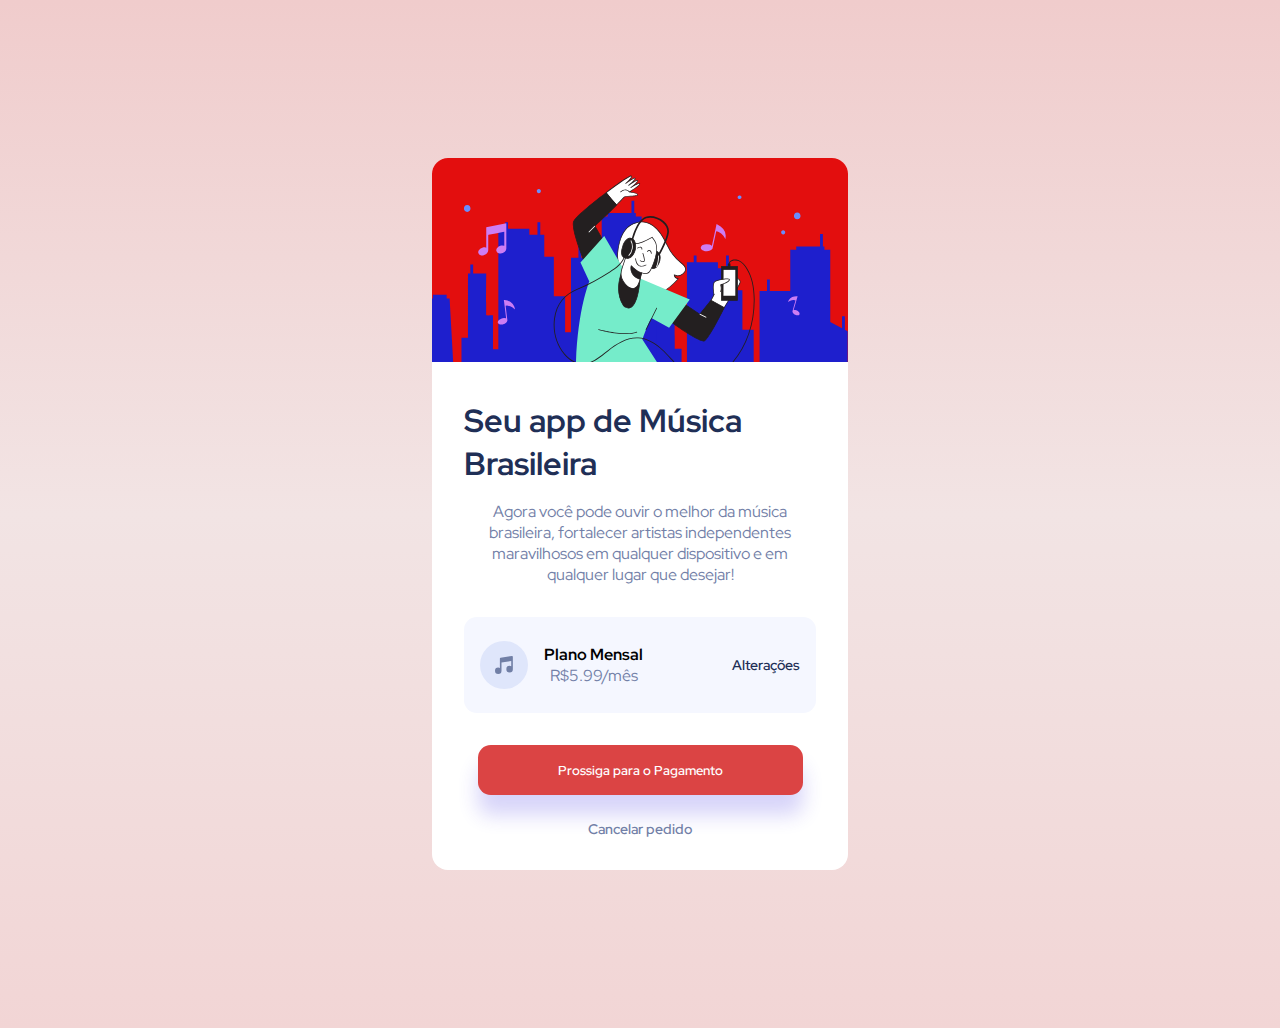
<file: index.html>
<!DOCTYPE html>
<html lang="pt-br">
<head>
  <link rel="preconnect" href="https://fonts.gstatic.com" crossorigin>
  <meta charset="UTF-8">
  <meta name="viewport" content="width=device-width, initial-scale=1.0"> <!-- displays site properly based on user's device -->
  <link rel="preconnect" href="https://fonts.googleapis.com">
  <link href="https://fonts.googleapis.com/css2?family=Red+Hat+Display:wght@400;500;700&display=swap" rel="stylesheet">
  <link rel="icon" type="image/png" sizes="32x32" href="./images/favicon-32x32.png">
  <link rel="stylesheet" href="css/style.css">
  <title>Aplicativo de Música Brasileira</title>
</head>
<body>
  <main>
    <img src="images/illustration-hero.svg" alt="Ilustração">

    <section>
      <h1>Seu app de Música Brasileira</h1>

      <span class="descrição">Agora você pode ouvir o melhor da música brasileira, fortalecer artistas independentes maravilhosos em qualquer dispositivo e em qualquer lugar que desejar!</span>

      <div class="informações">
        <div class="preço-música">
          <img src="images/icon-music.svg" alt="Ícone de música">
          <div class="preço">
            <strong>Plano Mensal</strong>
            <span>R$5.99/mês</span>
          </div>
        </div>
        <a href="#">Alterações</a>
      </div> 
      <a href="pagamento.html"><button>Prossiga para o Pagamento</button></a>
      <a href="#" id="cancelar">Cancelar pedido</a>
    </section>
  </main>  
  <script type="text/javascript" src="js/script.js"></script>
</body>
</html>
</file>
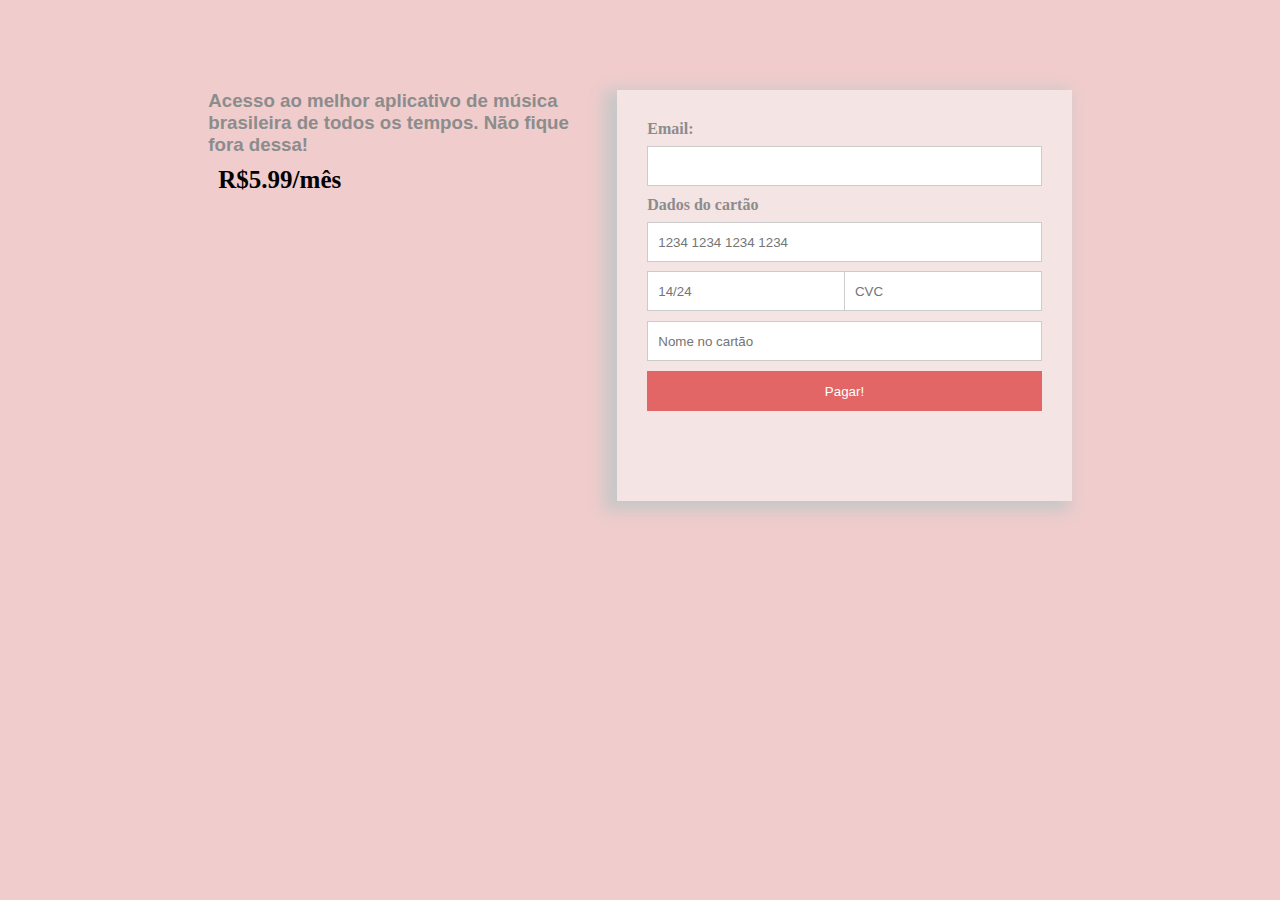
<file: pagamento.html>
<!DOCTYPE html>
<html lang="pt-br">
<head>
    <meta charset="UTF-8">
    <meta http-equiv="X-UA-Compatible" content="IE=edge">
    <meta name="viewport" content="width=device-width, initial-scale=1.0">
    <link rel="stylesheet" href="css/pagamento.css">
    <title>Pagamento</title>
</head>
<body>
    <section class="pagamento">
        <div class="descricao-pagamento">
            <h3>Acesso ao melhor aplicativo de música brasileira de todos os tempos. Não fique fora dessa!</h3>
            <h2>R$5.99/mês</h2>
        </div>
        
        <div class="form-pagamento">
            <form>
                <div class="form-100">
                    <label for="email">Email:</label>
                    <input id="email" type="text">
                </div>
                <div class="form-100">
                    <label for="dados">Dados do cartão</label>
                    <input id="dados" type="text" placeholder="1234 1234 1234 1234">
                </div>
                <div class="form-50">
                    <input id="data" style="margin-top: -1px;" type="text" placeholder="14/24">
                    <input id="validade" style="margin-left: -1px; margin-top: -1px;" type="text" placeholder="CVC">
                </div>
                <div class="form-100">
                    <input type="text" placeholder="Nome no cartão">
                </div>
                <div class="form-100">
                    <input id="submit" type="submit" name="acao" value="Pagar!">
                </div>
            </form>
        </div>
    </section>
    <script type="text/javascript" src="js/pagamento.js"></script>
</body>
</html>
</file>
<file: css/style.css>
* {
    margin: 0;
    padding: 0;
    box-sizing: border-box;
    font-family: 'Red Hat Display', sans-serif;
}

body {
    background-image: linear-gradient(#f0cccc, #f2e4e4, #f2d5d5);
    width: 100%;
    height: 100vh;
    display: flex;
    align-items: center;
    justify-content: center;
    padding: 1rem;
    margin-bottom: 8rem;
}

main {
    background: #FFF;
    max-width: 416px;
    border-radius: 1rem;
    margin-top: 8rem;
}

main img {
    width: 100%;
    border-radius: 1rem 1rem 0 0;
}

main section {
    display: flex;
    align-items: center;
    justify-content: center;
    flex-direction: column;
    padding: 0 2rem;
    height: 100%;
    width: 100%;
}

main section h1 {
    margin-top: 2rem;
    margin-bottom: 1rem;
    color: hsl(223, 47%, 23%);
}

main section span {
    color: hsl(224, 23%, 55%);
    text-align: center;
}

main div.informações {
    display: flex;
    align-items: center;
    justify-content: space-between;
    width: 100%;
    background: hsl(225, 100%, 98%);
    border-radius: 0.8rem;
    padding: 1.5rem 1rem;
    margin: 2rem 0;
}

main .informações .preço-música {
    display: flex;
    align-items: center;
    justify-content: center;
}

main .informações .preço {
    display: flex;
    flex-direction: column;
}

main .informações img {
    width: 48px;
    margin-right: 1rem;
}

main .informações a {
    color:hsl(223, 47%, 23%);
    font-weight:600; 
    font-size: 90%;
    transition: all 0.3s;
    text-decoration: none;
}

main .informações a:hover {
    color: #db4444;
    text-decoration: none;
}

main a button {
    cursor: pointer;
    background: #db4444;
    color: #FFF;
    font-weight: 600;
    border: none;
    width: 100%;
    padding: 1rem 0;
    padding-left: 5rem;
    padding-right: 5rem;
    border-radius: 0.8rem;
    margin-bottom: 1.5rem;
    box-shadow: 0px 20px 20px rgba(56, 42, 225, 0.2);
    transition: 0.3s;
}

main button:hover {
    background: #f2d5d5;
}

#cancelar {
    text-decoration: none;
    color: hsl(224, 23%, 55%);
    font-weight: 600;
    font-size: 0.9rem;
    margin-bottom: 2rem;
    transition: color 0.3s;
}

#cancelar:hover {
    color: hsl(223, 47%, 23%);
}
</file>
<file: css/pagamento.css>
* {
    margin: 0;
    box-sizing: border-box;
    padding: 0;
}
body {    
    background: #f0cccc;;   
}

section.pagamento {
    display: flex;
    max-width: 960px;
    justify-content: space-around;
    padding: 0 2%;
    flex-wrap: wrap;
    margin: 90px auto;
}

.descricao-pagamento {
    width: 40%;
}

.form-pagamento {
    box-shadow: -8px 5px 15px 5px #C7C7C7;
    padding: 30px 30px 80px 30px;
    width: 50%;
    background-color: #f5e4e4;
}

.descricao-pagamento h3 {
    font-family:'Gill Sans', 'Gill Sans MT', Calibri, 'Trebuchet MS', sans-serif;
    color: rgb(140, 140, 140)
}

.descricao-pagamento h2 {
    color: black;
    font-size: 25px;
    padding: 10px;
}

.form-pagamento form {
    flex: wrap;
}

.form-100 {
    width: 100%;
    margin-bottom: 10px;
}

.form-50 {
    
    display: flex;
    margin-bottom: 10px;
}

.form-pagamento label {
    display: block;
    margin-bottom: 8px;
    font-weight: bold;
    color: rgb(140, 140, 140);
}

.form-pagamento input[type=text] {
    padding-left: 10px;
    width: 100%;
    height: 40px;
    border: 1px solid #CCC;
}

.form-pagamento input[type=submit] {
    width: 100%;
    height: 40px;
    border: 0;
    cursor: pointer;
    background-color: #e36666;
    color: white;
}

@media screen and (max-width:768px) {
    .descricao-pagamento,
    .form-pagamento {
        width: 100%;
        margin-bottom: 40px;
    }
}
</file>
